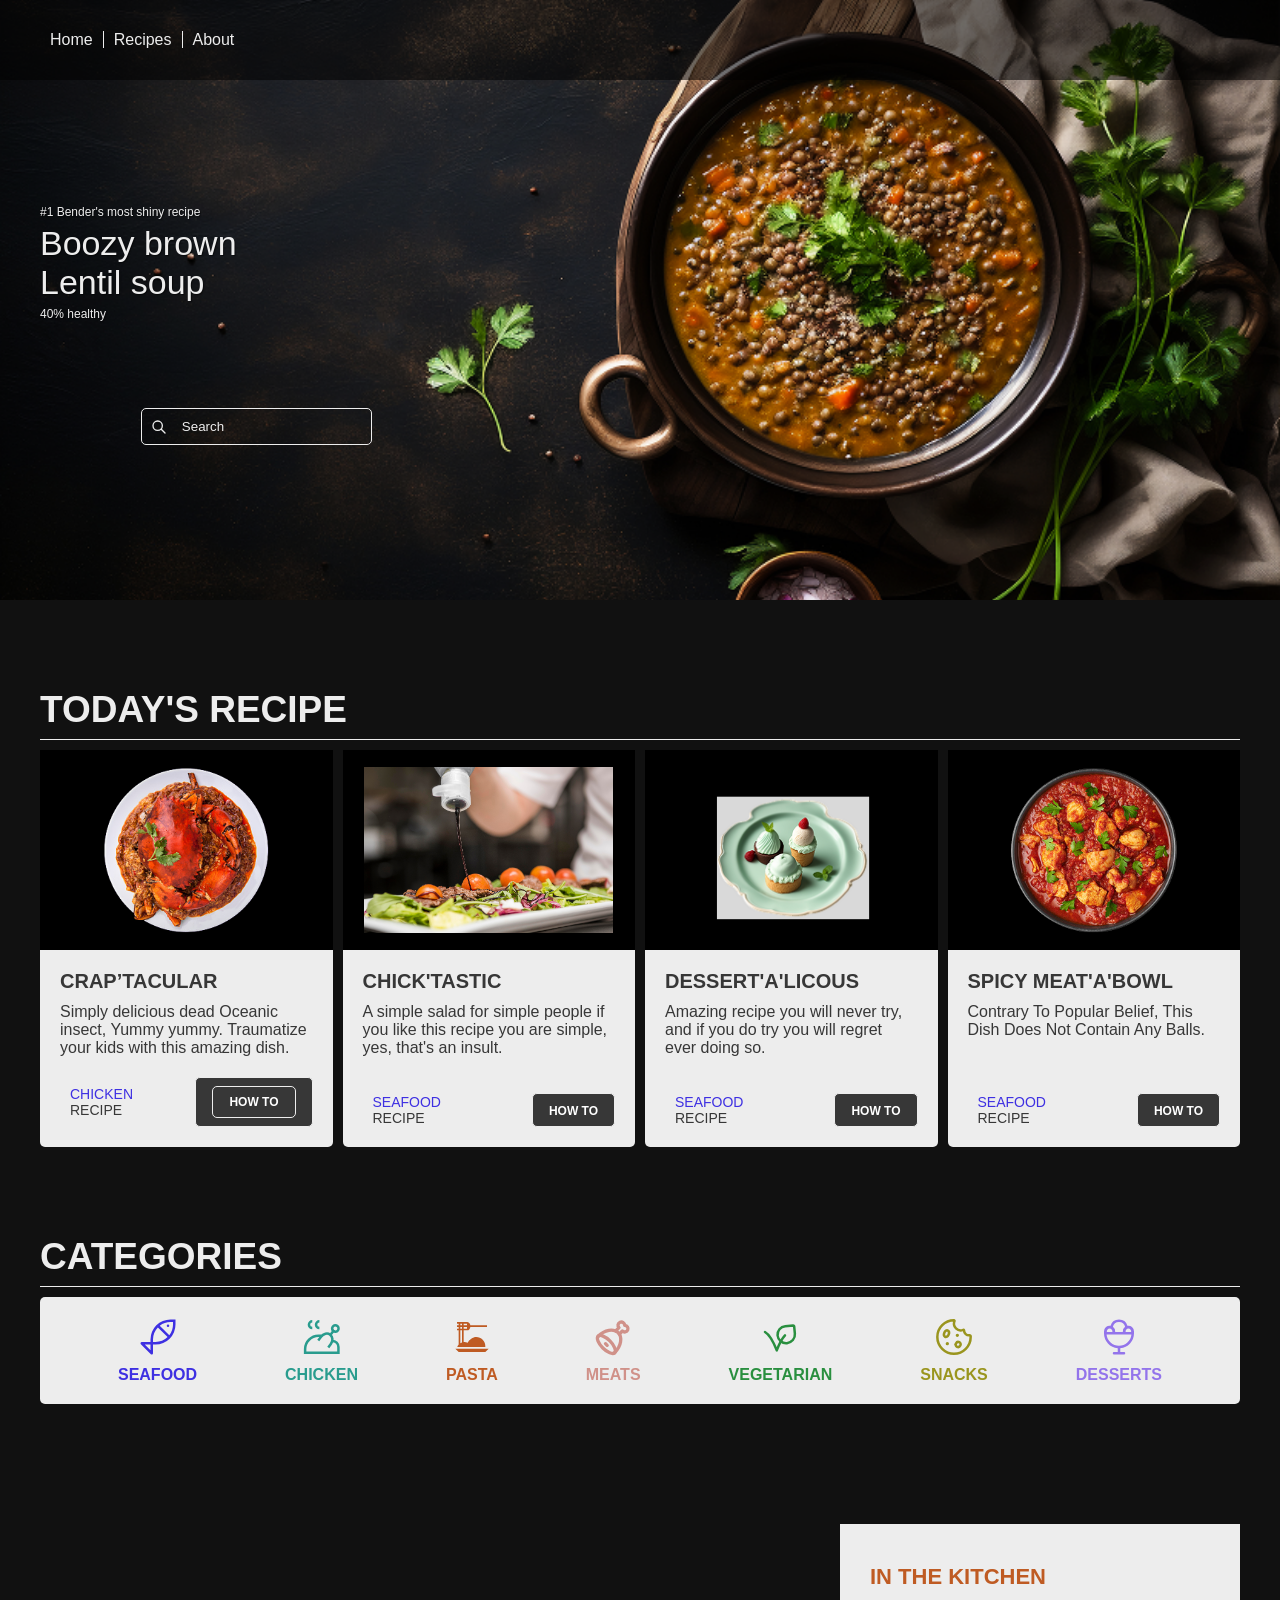
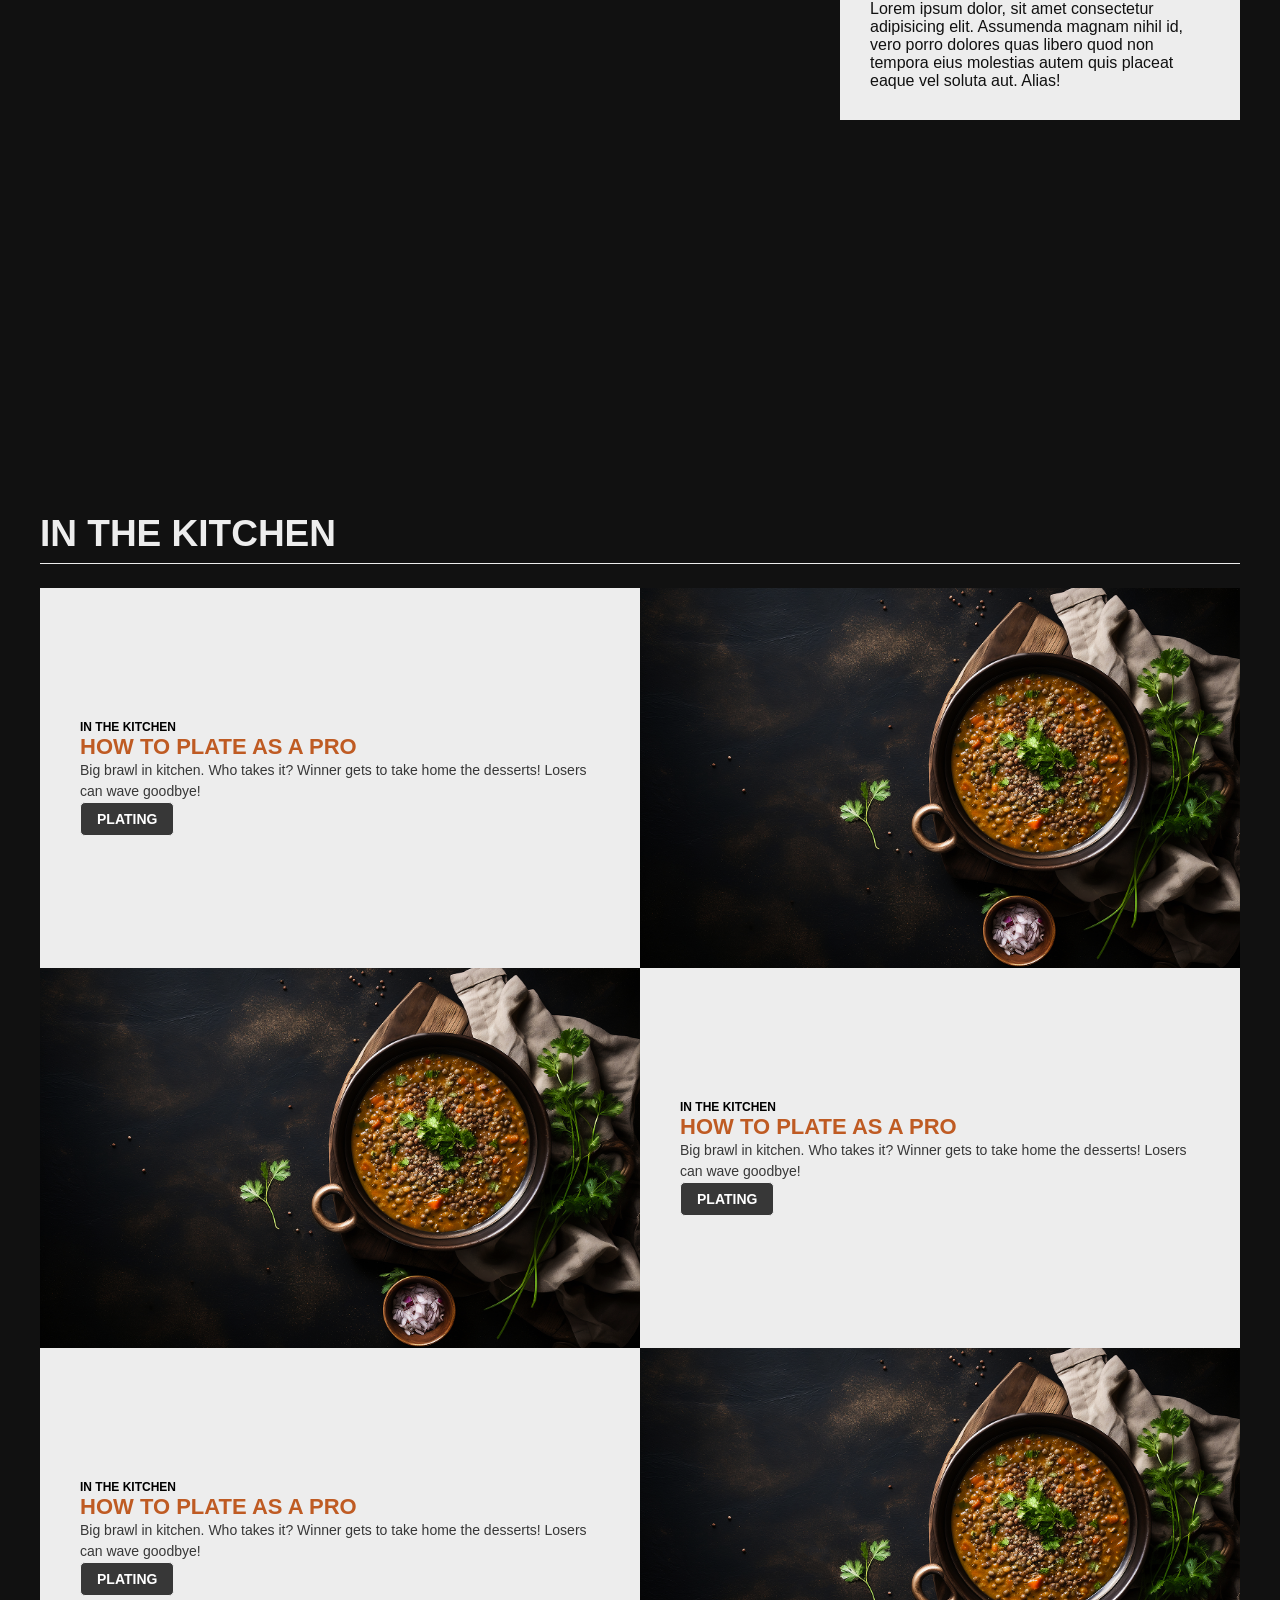
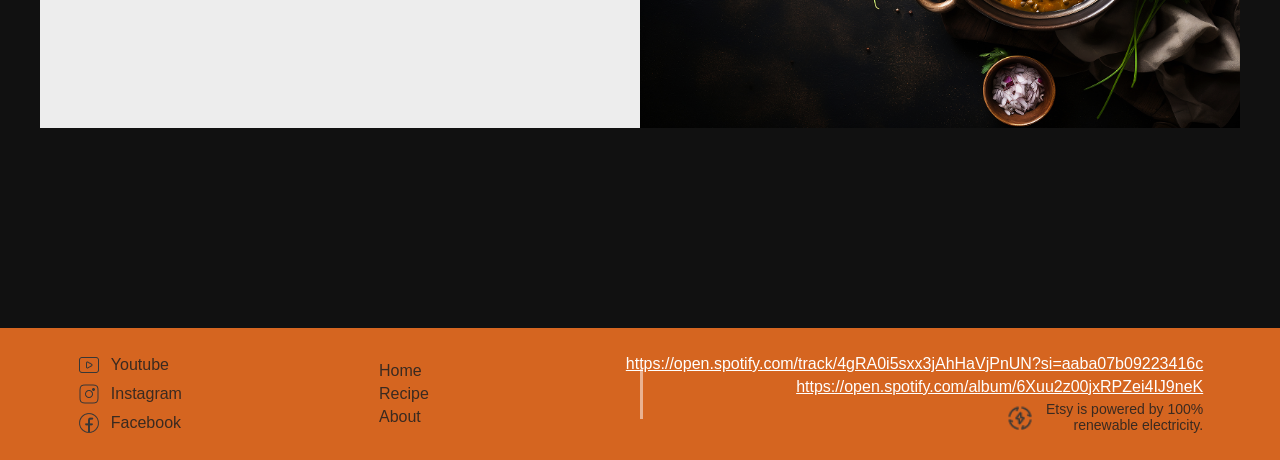
<file: docs/index.html>
<!DOCTYPE html>
<html lang="en">
<head>
    <meta charset="UTF-8">
    <meta http-equiv="refresh" content="0; url=recipe-detail.html">
    <title>Recipe Website</title>
</head>
<body>
    <a href="recipe-detail.html">Enter website</a>
</body>
</html>
</file>
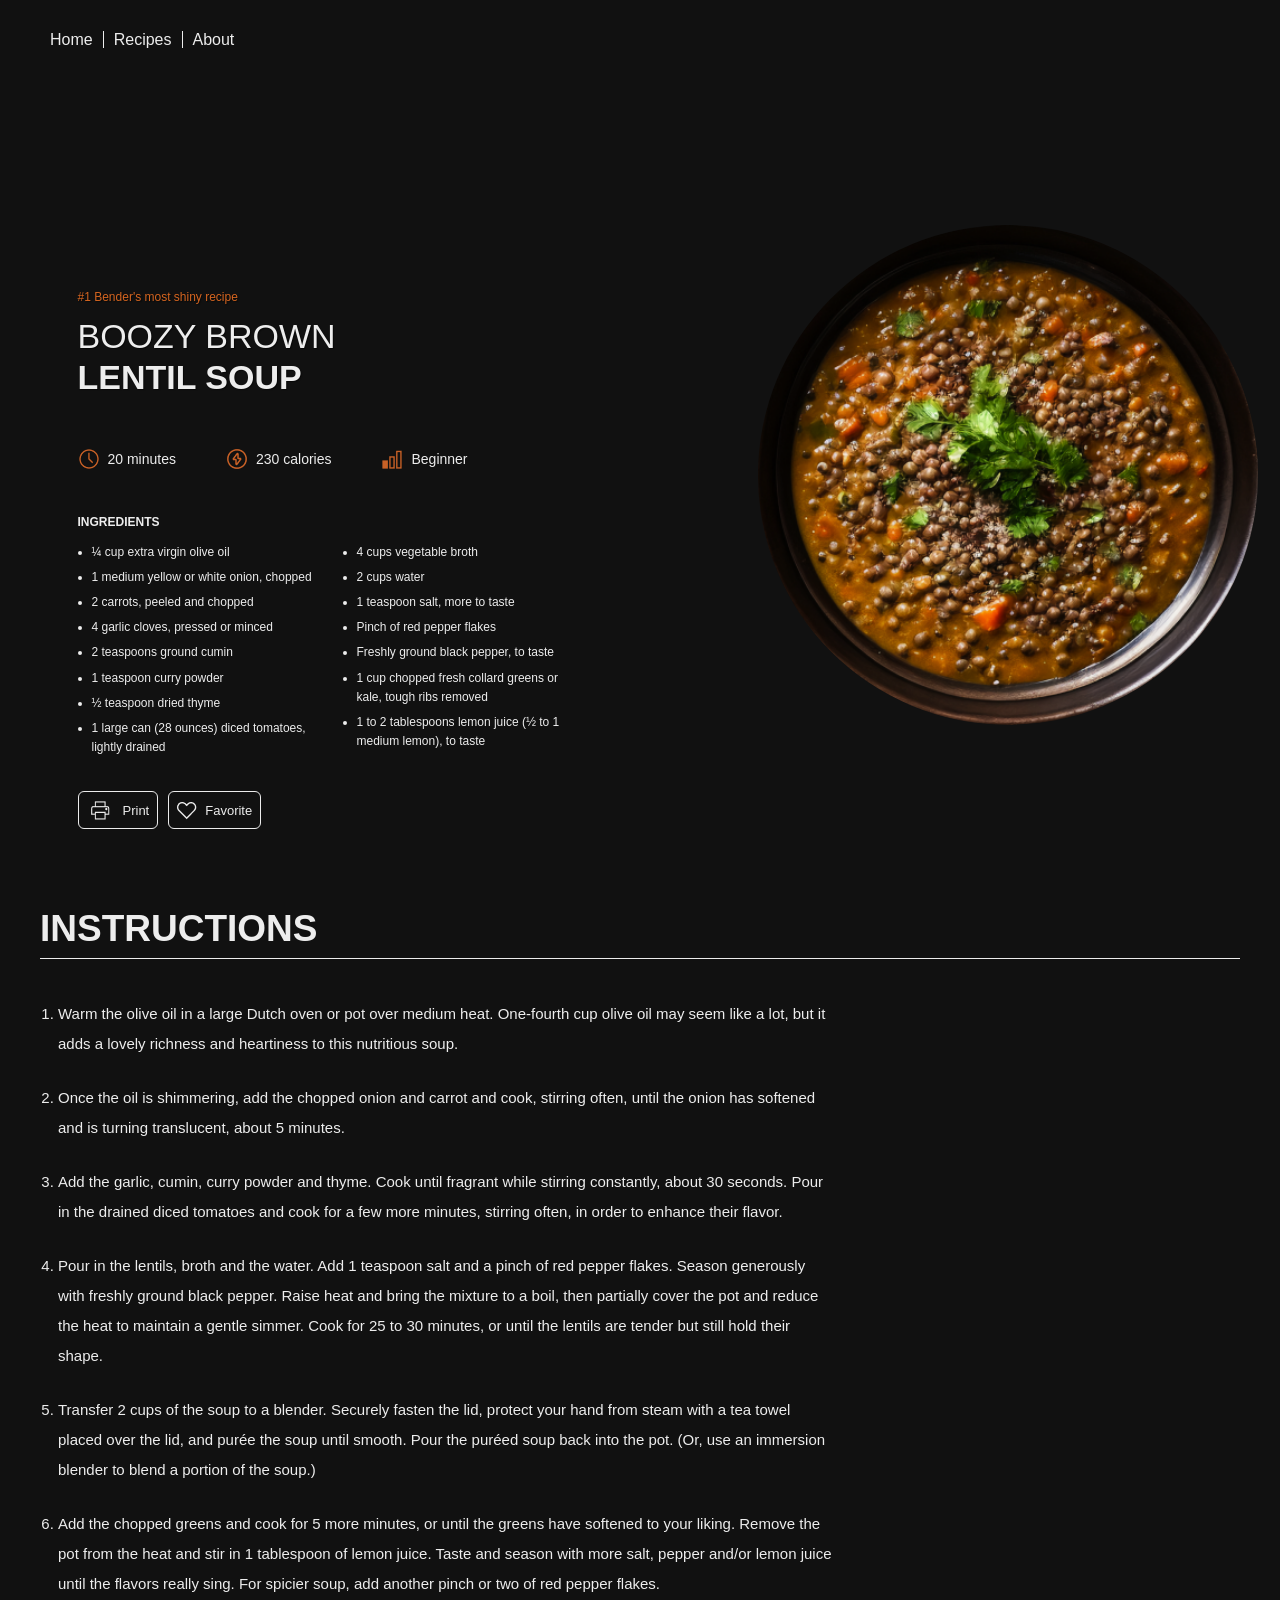
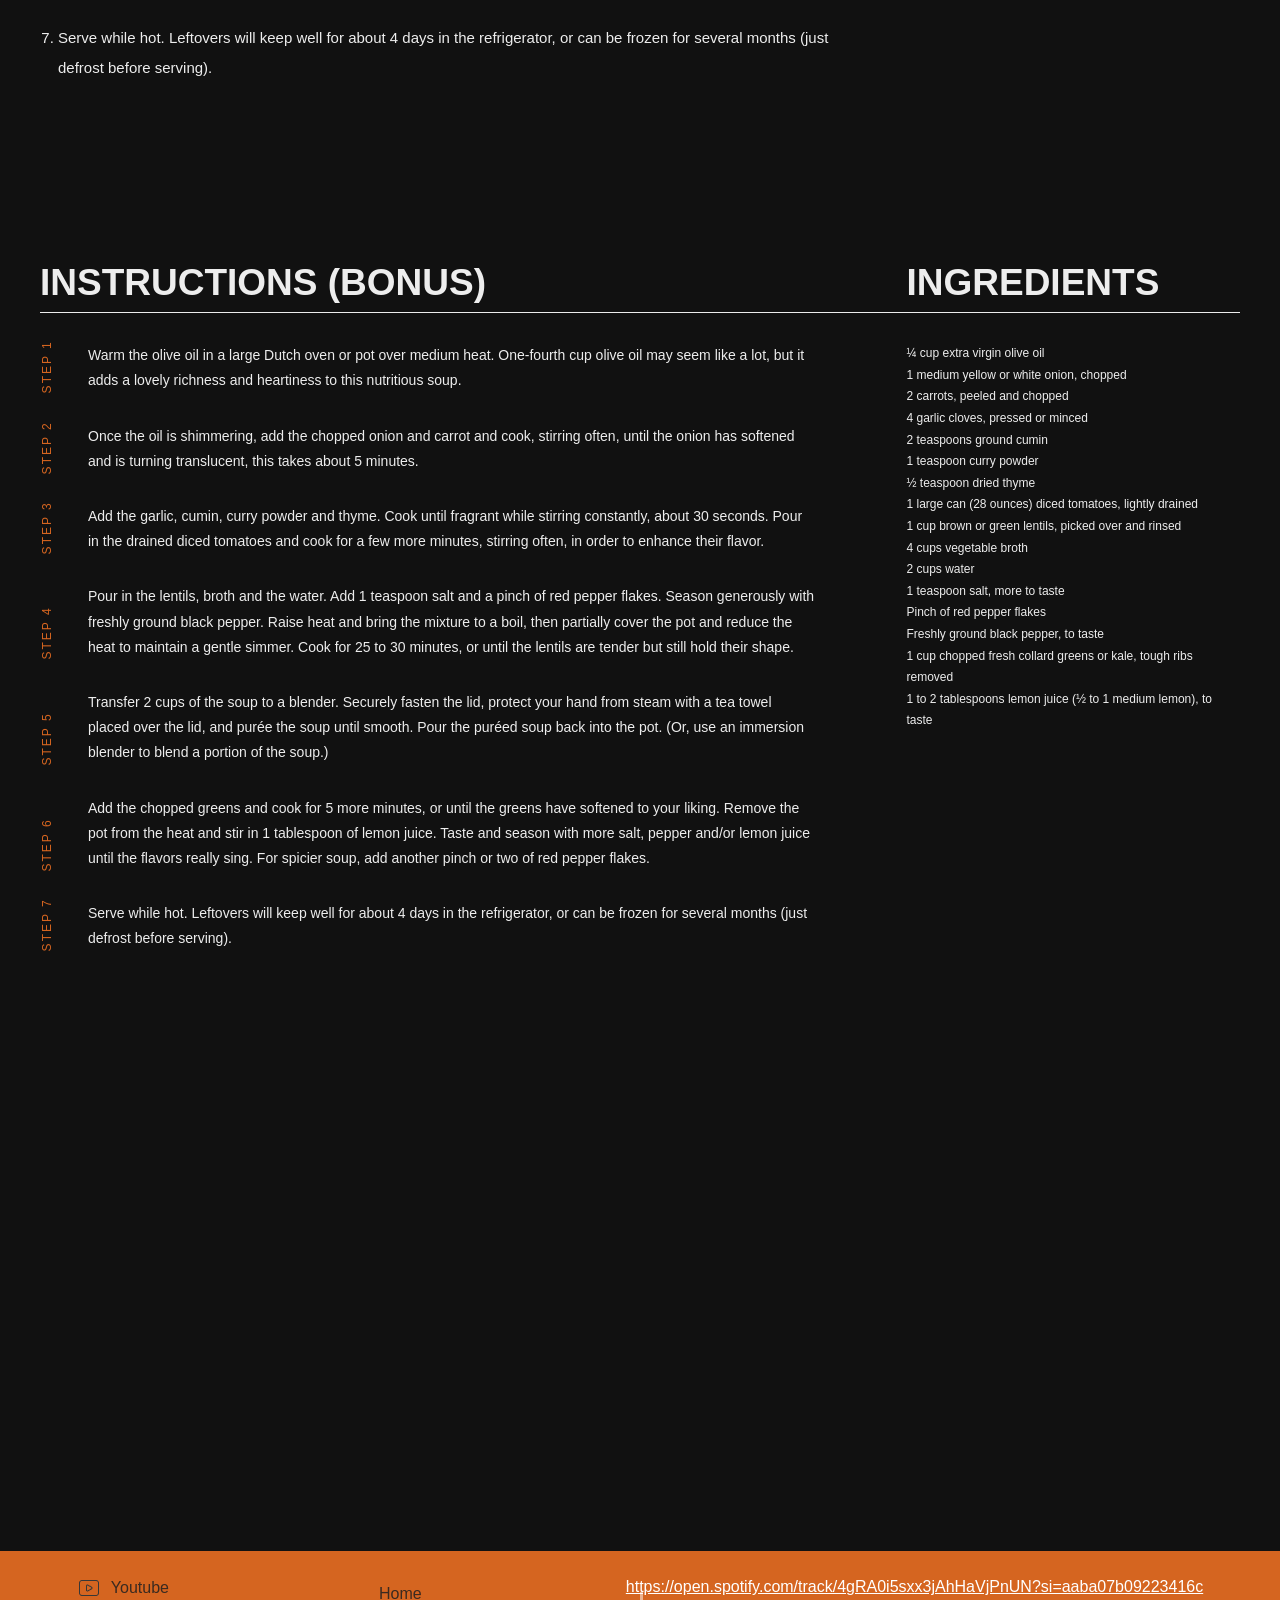
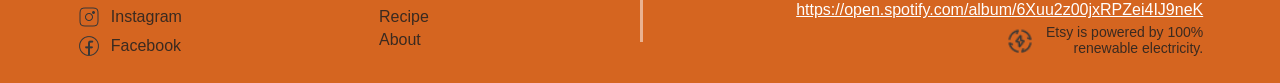
<file: docs/lentil soup.html>
<!DOCTYPE html>
<html lang="en">

<head>
    <meta charset="UTF-8">
    <meta name="viewport" content="width=device-width, initial-scale=1.0">
    <title>Document</title>
    <link rel="preconnect" href="https://fonts.googleapis.com">
    <link rel="preconnect" href="https://fonts.gstatic.com" crossorigin>
    <link href="https://fonts.googleapis.com/css2?family=Roboto:ital,wght@0,100..900;1,100..900&display=swap"
        rel="stylesheet">
    <link rel="stylesheet" href="style.css">
</head>

<body>
    <div class="container">

        <!-- navigation -->
        <nav class="navigation transparent-nav">
            <div class="menu-container">
                <ul>
                    <li><a href="recipe-detail.html">Home</a></li>
                    <li><a href="search.html">Recipes</a></li>
                    <li><a href="">About</a></li>
                </ul>
            </div>
        </nav>


        <!-- hero -->        
         <div class="recipe-banner">
            <div class="recipe-title">
                <h6>#1 Bender's most shiny recipe</h6>
                <h4>Boozy brown</h4>
                <h4 class="bold">Lentil soup</h4>

                <div class="recipe-meta">
                    <span><img src="carbon_time.png" alt=""  class="icon"> 20 minutes</span>
                    <span><img src="hugeicons_energy-ellipse.png" alt="" class="icon"> 230 calories</span>
                    <span><img src="carbon_skill-level-basic.png" alt="" class="icon"> Beginner</span>
                </div>

                <h3>Ingredients</h3>
                <div class="ingredients">
                    <ul>
                        <li>¼ cup extra virgin olive oil</li>
                        <li>1 medium yellow or white onion, chopped</li>
                        <li>2 carrots, peeled and chopped</li>
                        <li>4 garlic cloves, pressed or minced</li>
                        <li>2 teaspoons ground cumin</li>
                        <li>1 teaspoon curry powder</li>
                        <li>½ teaspoon dried thyme</li>
                        <li>1 large can (28 ounces) diced tomatoes, lightly drained</li>
                    </ul>
                    <ul>
                        <li>4 cups vegetable broth</li>
                        <li>2 cups water</li>
                        <li>1 teaspoon salt, more to taste</li>
                        <li>Pinch of red pepper flakes</li>
                        <li>Freshly ground black pepper, to taste</li>
                        <li>1 cup chopped fresh collard greens or kale, tough ribs removed</li>
                        <li>1 to 2 tablespoons lemon juice (½ to 1 medium lemon), to taste</li>
                    </ul>
                </div>

                <div class="recipe-buttons">
                    <button><img src="material-symbols-light_print-outline.png" alt="" class="button-icon">Print</button>
                    <button><img src="Frame 80.png" alt="" class="button-icon">Favorite</button>
                </div>
            </div>

            <img src="lentil soup.png" alt="lentil soup" class="recipe-image">
        </div>
        </div>

            <!-- content area (in the kitchen)-->
            <section class="categories">
                <div class="underlined_headline">Instructions</div>

                <ol class="instructions short">
                    <li>Warm the olive oil in a large Dutch oven or pot over medium heat. One-fourth cup olive oil may seem like a lot, but it adds a lovely richness and heartiness to this nutritious soup.</li>
                    <li>Once the oil is shimmering, add the chopped onion and carrot and cook, stirring often, until the onion has softened and is turning translucent, about 5 minutes.</li>
                    <li>Add the garlic, cumin, curry powder and thyme. Cook until fragrant while stirring constantly, about 30 seconds. Pour in the drained diced tomatoes and cook for a few more minutes, stirring often, in order to enhance their flavor.</li>
                    <li>Pour in the lentils, broth and the water. Add 1 teaspoon salt and a pinch of red pepper flakes. Season generously with freshly ground black pepper. Raise heat and bring the mixture to a boil, then partially cover the pot and reduce the heat to maintain a gentle simmer. Cook for 25 to 30 minutes, or until the lentils are tender but still hold their shape.</li>
                    <li>Transfer 2 cups of the soup to a blender. Securely fasten the lid, protect your hand from steam with a tea towel placed over the lid, and purée the soup until smooth. Pour the puréed soup back into the pot. (Or, use an immersion blender to blend a portion of the soup.)</li>
                    <li>Add the chopped greens and cook for 5 more minutes, or until the greens have softened to your liking. Remove the pot from the heat and stir in 1 tablespoon of lemon juice. Taste and season with more salt, pepper and/or lemon juice until the flavors really sing. For spicier soup, add another pinch or two of red pepper flakes.</li>
                    <li>Serve while hot. Leftovers will keep well for about 4 days in the refrigerator, or can be frozen for several months (just defrost before serving).</li>
                </ol>
                


                <div class="bonus-grid">
                    <div>
                        <div class="underlined_headline">Instructions (Bonus)</div>
                        <div class="step">
                            <span>Step 1</span>
                            <p class="instructions">Warm the olive oil in a large Dutch oven or pot over medium heat. One-fourth cup olive oil may seem like a lot, but it adds a lovely richness and heartiness to this nutritious soup.</p>
                        </div>
                        <div class="step">
                            <span>Step 2</span>
                            <p class="instructions">Once the oil is shimmering, add the chopped onion and carrot and cook, stirring often, until the onion has softened and is turning translucent, this takes about 5 minutes.</p>
                        </div>
                        <div class="step">
                            <span>Step 3</span>
                            <p class="instructions">Add the garlic, cumin, curry powder and thyme. Cook until fragrant while stirring constantly, about 30 seconds. Pour in the drained diced tomatoes and cook for a few more minutes, stirring often, in order to enhance their flavor.</p>
                        </div>
                        <div class="step">
                            <span>Step 4</span>
                            <p class="instructions">Pour in the lentils, broth and the water. Add 1 teaspoon salt and a pinch of red pepper flakes. Season generously with freshly ground black pepper. Raise heat and bring the mixture to a boil, then partially cover the pot and reduce the heat to maintain a gentle simmer. Cook for 25 to 30 minutes, or until the lentils are tender but still hold their shape.</p>
                        </div>
                        <div class="step">
                            <span>Step 5</span>
                            <p class="instructions">Transfer 2 cups of the soup to a blender. Securely fasten the lid, protect your hand from steam with a tea towel placed over the lid, and purée the soup until smooth. Pour the puréed soup back into the pot. (Or, use an immersion blender to blend a portion of the soup.)</p>
                        </div>
                        <div class="step">
                            <span>Step 6</span>
                            <p class="instructions">Add the chopped greens and cook for 5 more minutes, or until the greens have softened to your liking. Remove the pot from the heat and stir in 1 tablespoon of lemon juice. Taste and season with more salt, pepper and/or lemon juice until the flavors really sing. For spicier soup, add another pinch or two of red pepper flakes.</p>
                        </div>
                        <div class="step">
                            <span>Step 7</span>
                            <p class="instructions">Serve while hot. Leftovers will keep well for about 4 days in the refrigerator, or can be frozen for several months (just defrost before serving).</p>
                        </div>
                    </div>

                    <div class="bonus-right">
                        <div class="underlined_headline">Ingredients</div>
                        <ul class="">
                            <li>¼ cup extra virgin olive oil</li>
                            <li>1 medium yellow or white onion, chopped</li>
                            <li>2 carrots, peeled and chopped</li>
                            <li>4 garlic cloves, pressed or minced</li>
                            <li>2 teaspoons ground cumin</li>
                            <li>1 teaspoon curry powder</li>
                            <li>½ teaspoon dried thyme</li>
                            <li>1 large can (28 ounces) diced tomatoes, lightly drained</li>
                            <li>1 cup brown or green lentils, picked over and rinsed</li>
                            <li>4 cups vegetable broth</li>
                            <li>2 cups water</li>
                            <li>1 teaspoon salt, more to taste</li>
                            <li>Pinch of red pepper flakes</li>
                            <li>Freshly ground black pepper, to taste</li>
                            <li>1 cup chopped fresh collard greens or kale, tough ribs removed</li>
                            <li>1 to 2 tablespoons lemon juice (½ to 1 medium lemon), to taste</li>
                        </ul>
                    </div>

                
            </section>






            </section>


            <!-- footer -->
            <footer class="footer">
                <div>
                    <a href="#">
                        <img src="uit_youtube.png" alt="YouTube" class="footer-icon">
                        Youtube
                    </a> <!-- Footer link stuff -->
                    <a href="#">
                        <img src="lets-icons_insta-light.png" alt="Instagram" class="footer-icon">
                        Instagram
                    </a>
                    <a href="#">
                        <img src="circum_facebook.png" alt="Facebook" class="footer-icon">
                        Facebook
                    </a>
                </div>

                <div>
                    <a href="#">Home</a>
                    <a href="#">Recipe</a>
                    <a href="#">About</a>
                </div>

                <div class="footer-divider"></div>
                
                <div class="footer_links">
                    <a class="spotify" href="https://open.spotify.com/track/4gRA0i5sxx3jAhHaVjPnUN?si=aaba07b09223416c" target="_blank">https://open.spotify.com/track/4gRA0i5sxx3jAhHaVjPnUN?si=aaba07b09223416c</a>
                    <a class="spotify" href="https://open.spotify.com/album/6Xuu2z00jxRPZei4IJ9neK" target="_blank">https://open.spotify.com/album/6Xuu2z00jxRPZei4IJ9neK</a>
                    <div class="renewable">
                        <img src="hugeicons_renewable-energy.png" alt="Renewable Energy">
                        <span>Etsy is powered by 100% <br>renewable electricity.</span>
                    </div>
                </div>

            </footer>

        </div>

</body>

</html>
</file>
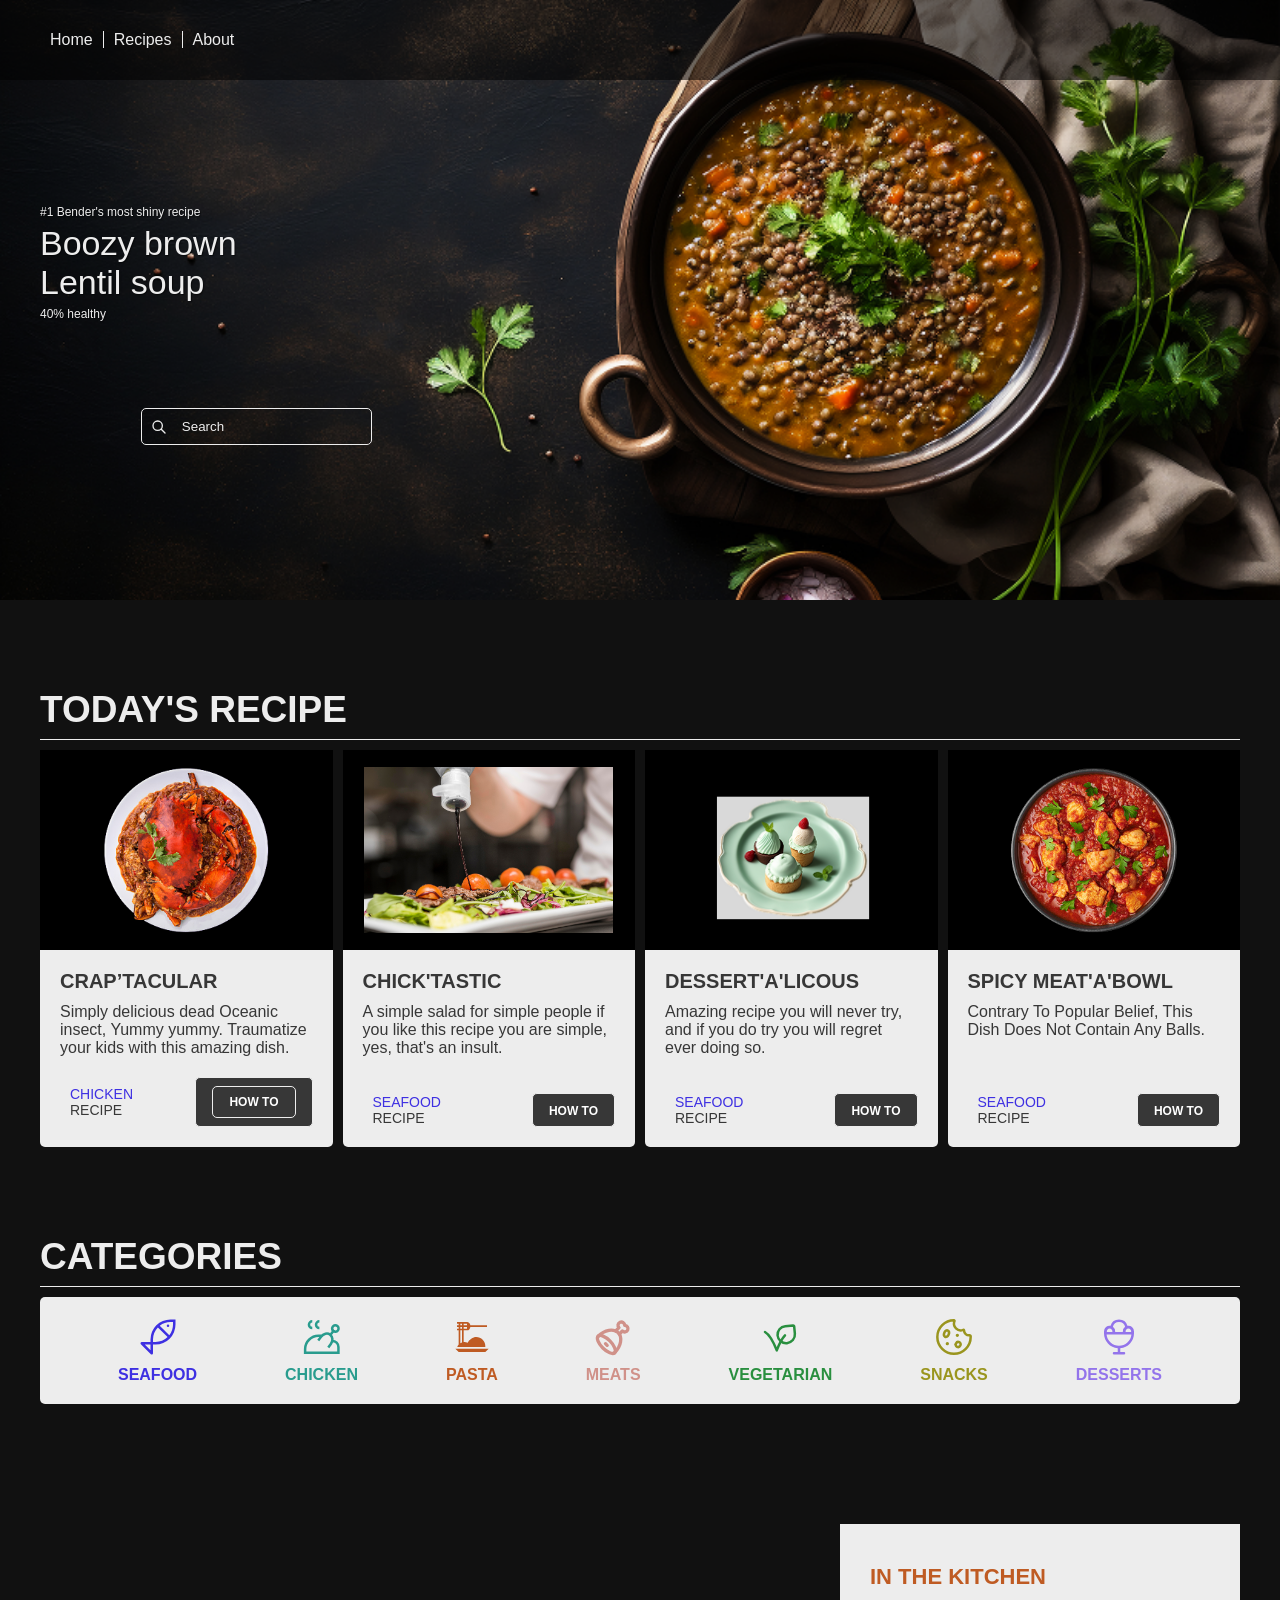
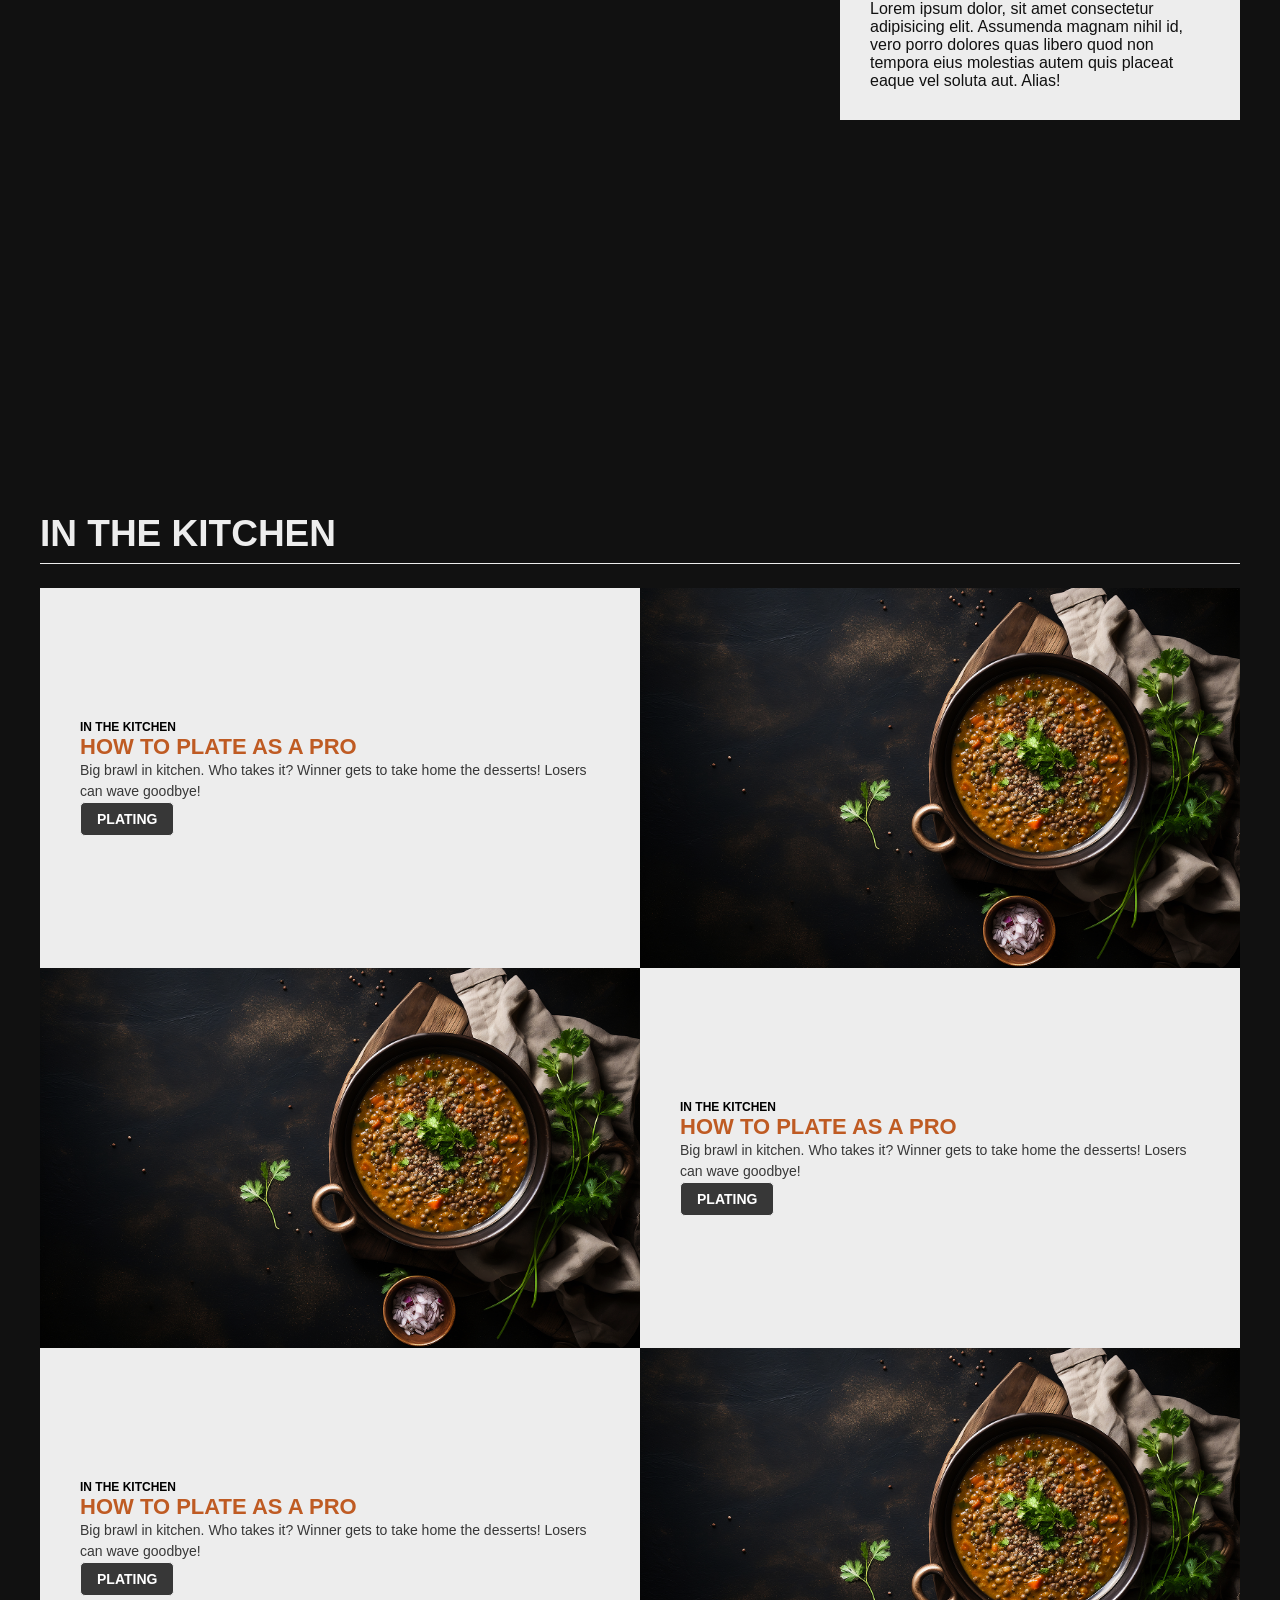
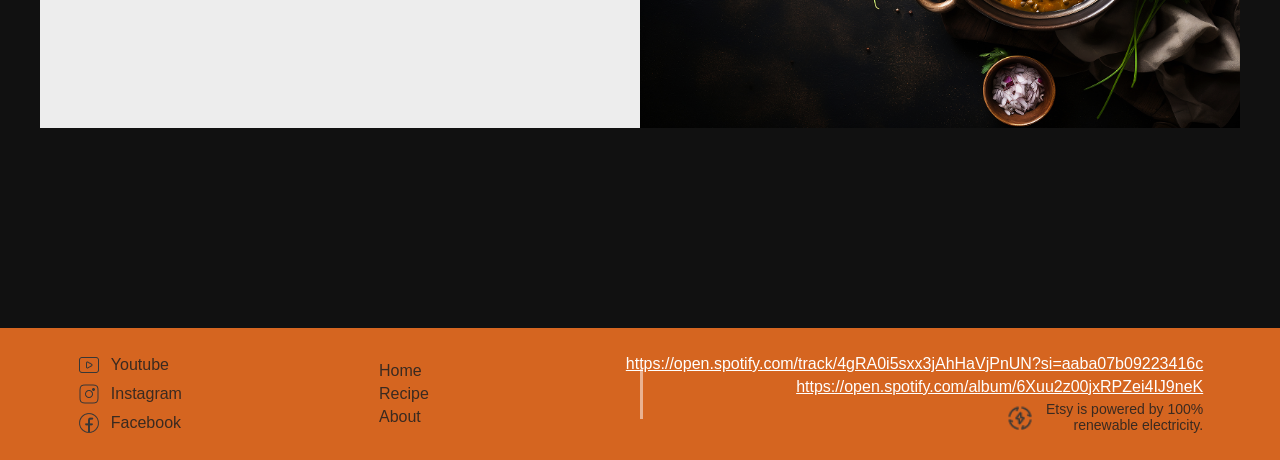
<file: docs/recipe-detail.html>
<!DOCTYPE html>
<html lang="en">

<head>
    <meta charset="UTF-8">
    <meta name="viewport" content="width=device-width, initial-scale=1.0">
    <title>Document</title>
    <link rel="preconnect" href="https://fonts.googleapis.com">
    <link rel="preconnect" href="https://fonts.gstatic.com" crossorigin>
    <link href="https://fonts.googleapis.com/css2?family=Roboto:ital,wght@0,100..900;1,100..900&display=swap"
        rel="stylesheet">
    <link rel="stylesheet" href="style.css">
</head>

<body>
    <div class="container">

        <!-- navigation -->
        <nav class="navigation">
            <div class="menu-container">
                <ul>
                    <li><a href="recipe-detail.html">Home</a></li>
                    <li><a href="search.html">Recipes</a></li>
                    <li><a href="">About</a></li>
                </ul>
            </div>
        </nav>


        <!-- hero -->
        <div class="hero">
            <div class="hero-container">


                <div class="hero-text">
                    <h6>#1 Bender's most shiny recipe</h6>

                    <a href="lentil soup.html" class="hero-title-link">
                        <h4>Boozy brown</h4>
                        <h4>Lentil soup</h4>
                    </a>

                    <h6>40% healthy</h6>
                </div>


                <div class="hero-search">
                    <div class="search-box">
                        <span class="search-icon">
                            <svg xmlns="http://www.w3.org/2000/svg" width="1em" height="1em" viewBox="0 0 24 24">
                                <path d="M0 0h24v24H0z" fill="none" />
                                <path fill="none" stroke="currentColor" stroke-linecap="round" stroke-linejoin="round"
                                    stroke-width="2" d="m15 15l6 6m-11-4a7 7 0 1 1 0-14a7 7 0 0 1 0 14" />
                            </svg>

                        </span>
                        <input type="text" placeholder="Search" class="search-input">
                    </div>

                </div>





            </div>
        </div>



            <!-- todays recipe-->
            <section class="todays_recipes">
                <div class="todays_recipes_headline">Today's Recipe</div>
                <div class="todays_recipes_content">

                    <!--card-block start (copy me)-->
                    <div class="todays_recipes_content_block">
                        <div class="todays_recipes_content_block_image">
                            <img src="crabthingew.png" alt="">
                        </div>
                        <div class="todays_recipes_content_block_text">
                            <div class="todays_recipes_content_block_text_top">
                                <h5>Crap’tacular</h5>
                                <p>Simply delicious dead Oceanic insect, Yummy yummy. Traumatize your kids with this amazing dish.</p>
                            </div>
                            <div class="todays_recipes_content_block_text_bottom">
                                <div data-category="seafood" class="todays_recipes_content_block_bottom_area">
                                    <div class="todays_recipes_content_bottom_area_left">
                                        <p data-category="seafood" id="category-chicken">Chicken</p>
                                        <p>Recipe</p>
                                    </div>
                                    <div class="todays_recipes_content_bottom_area_right">
                                        <div class="todays_recipes_content_bottom_area_right_button">
                                            <button>
                                                <a href="crap' talucar.html" class="blackbtn">How to</a>
                                            </button>
                                        </div>
                                    </div>
                                </div>
                            </div>
                        </div>
                    </div>
                    <!--card-block stop (copy me too)-->

                        <!--card-block start (copy me)-->
                    <div class="todays_recipes_content_block">
                        <div class="todays_recipes_content_block_image">
                            <img src="chef-squeezing-sauce-salad.png" alt="">
                        </div>
                        <div class="todays_recipes_content_block_text">
                            <div class="todays_recipes_content_block_text_top">
                                <h5>Chick'tastic</h5>
                                <p>A simple salad for simple people if you like this recipe you are simple, yes, that's an insult.</p>
                            </div>
                            <div class="todays_recipes_content_block_text_bottom">
                                <div data-category="seafood" class="todays_recipes_content_block_bottom_area">
                                    <div class="todays_recipes_content_bottom_area_left">
                                        <p data-category="seafood" id="category-color">Seafood</p>
                                        <p>Recipe</p>
                                    </div>
                                    <div class="todays_recipes_content_bottom_area_right">
                                        <div class="todays_recipes_content_bottom_area_right_button">
                                            <button>
                                                <a href="#">How to</a>
                                            </button>
                                        </div>
                                    </div>
                                </div>
                            </div>
                        </div>
                    </div>
                    <!--card-block stop (copy me too)-->

                        <!--card-block start (copy me)-->
                    <div class="todays_recipes_content_block">
                        <div class="todays_recipes_content_block_image">
                            <img src="dessertcakes.png" alt="">
                        </div>
                        <div class="todays_recipes_content_block_text">
                            <div class="todays_recipes_content_block_text_top">
                                <h5>Dessert'a'licous </h5>
                                <p>Amazing recipe you will never try, and if you do try you will regret ever doing so.</p>
                            </div>
                            <div class="todays_recipes_content_block_text_bottom">
                                <div data-category="seafood" class="todays_recipes_content_block_bottom_area">
                                    <div class="todays_recipes_content_bottom_area_left">
                                        <p data-category="seafood" id="category-color">Seafood</p>
                                        <p>Recipe</p>
                                    </div>
                                    <div class="todays_recipes_content_bottom_area_right">
                                        <div class="todays_recipes_content_bottom_area_right_button">
                                            <button>
                                                <a href="#">How to</a>
                                            </button>
                                        </div>
                                    </div>
                                </div>
                            </div>
                        </div>
                    </div>
                    <!--card-block stop (copy me too)-->

                        <!--card-block start (copy me)-->
                    <div class="todays_recipes_content_block">
                        <div class="todays_recipes_content_block_image">
                            <img src="meatballs.png" alt="">
                        </div>
                        <div class="todays_recipes_content_block_text">
                            <div class="todays_recipes_content_block_text_top">
                                <h5>spicy meat'a'bowl</h5>
                                <p>Contrary To Popular Belief, This Dish Does Not Contain Any Balls.</p>
                            </div>
                            <div class="todays_recipes_content_block_text_bottom">
                                <div data-category="seafood" class="todays_recipes_content_block_bottom_area">
                                    <div class="todays_recipes_content_bottom_area_left">
                                        <p data-category="seafood" id="category-color">Seafood</p>
                                        <p>Recipe</p>
                                    </div>
                                    <div class="todays_recipes_content_bottom_area_right">
                                        <div class="todays_recipes_content_bottom_area_right_button">
                                            <button>
                                                <a href="#">How to</a>
                                            </button>
                                        </div>
                                    </div>
                                </div>
                            </div>
                        </div>
                    </div>
                    <!--card-block stop (copy me too)-->

                   


                </div>


            </section>


            <!-- categories-->
            <section class="categories">
                <div class="todays_recipes_headline">Categories</div>

                <div class="categories_content">
                    <div class="categories_content_block">
                        <span data-category="seafood" class="iconify">
                            <svg xmlns="http://www.w3.org/2000/svg" width="1em" height="1em" viewBox="0 0 32 32">
                                <path d="M0 0h32v32H0z" fill="none" />
                                <circle cx="24" cy="7" r="1" fill="currentColor" />
                                <path fill="currentColor" d="M26 2a16.02 16.02 0 0 0-16 16v2H3a1 1 0 0 0-.707 1.707l8 8A1 1 0 0 0 12 29v-7h2A16.02 16.02 0 0 0 30 6V2ZM10 26.586L5.414 22H10ZM12 20v-2a13.94 13.94 0 0 1 3.908-9.678l7.77 7.77A13.94 13.94 0 0 1 14 20ZM28 6a13.9 13.9 0 0 1-2.98 8.606L17.395 6.98A13.9 13.9 0 0 1 26 4h2Z" />
                                </svg>
                        </span>
                        <p data-category="seafood">Seafood</p>
                    </div>



                  <div class="categories_content_block">
                        <span data-category="chicken" class="iconify">
                         <svg xmlns="http://www.w3.org/2000/svg" width="1em" height="1em" viewBox="0 0 24 24">
                                <path d="M0 0h24v24H0z" fill="none" />
                            <g fill="none" stroke="currentColor" stroke-width="1.5">
                                <path stroke-linecap="square" d="M18.123 7.08a1.911 1.911 0 1 0 3.8-.408a1.911 1.911 0 1 0-3.8.408" />
                                <path d="M18.154 14.337a3.707 3.707 0 0 1 3.707 3.707v3.347H1.873v-2.087a8 8 0 0 1 8-8h1.957" />
                                <path stroke-linecap="square" d="m10.198 13.496l1.235-1.615c1.392-1.902 3.833-2.482 5.454-1.296c1.62 1.185 1.806 3.688.415 5.59l-1.097 1.558m2.643-9.378l-1.756 2.298" />
                                <path d="M6.161 6.608a2 2 0 1 1 0-4m4.264 4a2 2 0 0 1 0-4" />
                            </g>
                         </svg>
                        </span>
                        <p data-category="chicken">Chicken</p>
                    </div>



                     <div class="categories_content_block">
                        <span data-category="pasta" class="iconify">
                           <svg xmlns="http://www.w3.org/2000/svg" width="1em" height="1em" viewBox="0 0 24 24">
                                <path d="M0 0h24v24H0z" fill="none" />
                                <path fill="currentColor" d="M4 16.5V8H3V7h1V6H3V5h1V4H3V3h6c.5.03.95.24 1.34.63s.61.87.66 1.37h10v1H11c-.05.53-.27 1-.66 1.43S9.5 8.05 9 8H7v7.05c.05 0 .13-.01.24-.05s.2 0 .26 0q.84 0 1.92.42c.41-.92 1.11-1.74 2.11-2.42s2-1 3-1c1.53 0 2.83.53 3.89 1.59S20 15.95 20 17.5v.27c0 .13-.03.2-.03.23H3.14c.13-.5.41-1 .86-1.5m2-1.27V8H5v7.7c.5-.25.81-.4 1-.47M9 7V6H7v1zm0-3H7v1h2zM5 4v1h1V4zm0 2v1h1V6zM2 19h20l-2 2H4z" />
                           </svg>
                        </span>
                        <p data-category="pasta">Pasta</p>
                    </div>



                     <div class="categories_content_block">
                        <span data-category="meats" class="iconify">
                           <svg xmlns="http://www.w3.org/2000/svg" width="1em" height="1em" viewBox="0 0 24 24">
                                <path d="M0 0h24v24H0z" fill="none" />
                                <g fill="none" stroke="currentColor" stroke-linecap="round" stroke-linejoin="round" stroke-width="2">
                                    <path d="m13.62 8.382l1.966-1.967A2 2 0 1 1 19 5a2 2 0 1 1-1.413 3.414l-1.82 1.821m-9.863 8.361c2.733 2.734 5.9 4 7.07 2.829c1.172-1.172-.094-4.338-2.828-7.071c-2.733-2.734-5.9-4-7.07-2.829c-1.172 1.172.094 4.338 2.828 7.071M7.5 16l1 1" />
                                    <path d="M12.975 21.425c3.905-3.906 4.855-9.288 2.121-12.021c-2.733-2.734-8.115-1.784-12.02 2.121" />
                                </g>
                            </svg>
                        </span>
                        <p data-category="meats">Meats</p>
                    </div>


                     <div class="categories_content_block">
                        <span data-category="vegetarian" class="iconify">
                           <svg xmlns="http://www.w3.org/2000/svg" width="1em" height="1em" viewBox="0 0 24 24">
                                <path d="M0 0h24v24H0z" fill="none" />
                                <g fill="none" stroke="currentColor" stroke-linecap="round" stroke-linejoin="round" stroke-width="1.5">
                                    <path d="M15 11.063C12.53 13.65 10.059 20 10.059 20S6.529 11.063 3 9" />
                                    <path d="m20.496 5.577l.426 4.424c.276 2.87-1.875 5.425-4.745 5.702c-2.816.27-5.367-1.788-5.638-4.604a5.12 5.12 0 0 1 4.608-5.59l4.716-.454a.58.58 0 0 1 .633.522" />
                                </g>
                            </svg>
                        </span>
                        <p data-category="vegetarian">Vegetarian</p>
                    </div>


                     <div class="categories_content_block">
                        <span data-category="snacks" class="iconify">
                            <svg xmlns="http://www.w3.org/2000/svg" width="1em" height="1em" viewBox="0 0 24 24">
                                <path d="M0 0h24v24H0z" fill="none" />
                                <g fill="none" stroke="currentColor" stroke-width="1.5">
                                    <path d="M6.249 9.303c-.457 1.035-.267 2.186.424 2.571c.69.385 1.621-.142 2.078-1.177s.267-2.186-.424-2.571c-.69-.385-1.621.142-2.078 1.177Zm6.928 6.569c-.39.752-.113 1.643.617 1.99c.731.347 1.64.018 2.03-.734s.112-1.643-.618-1.99c-.731-.347-1.64-.018-2.03.734Z" />
                                    <path stroke-linejoin="round" d="M12 22C6.477 22 2 17.523 2 12S6.477 2 12 2c.242 0 .387.264.296.487a4 4 0 0 0 5.25 5.203c.203-.085.454.09.454.31a3 3 0 0 0 3.337 2.981c.314-.035.632.165.649.482Q22 11.73 22 12c0 5.523-4.477 10-10 10Z" />
                                    <path stroke-linecap="round" stroke-linejoin="round" d="M14.125 11H14m.25 0a.25.25 0 1 1-.5 0a.25.25 0 0 1 .5 0m-6.125 5H8m.25 0a.25.25 0 1 1-.5 0a.25.25 0 0 1 .5 0" />
                                </g>
                            </svg>
                        </span>
                        <p data-category="snacks">Snacks</p>
                    </div>


                     <div class="categories_content_block">
                        <span data-category="desserts" class="iconify">
                           <svg xmlns="http://www.w3.org/2000/svg" width="1em" height="1em" viewBox="0 0 1024 1024">
                                <path d="M0 0h1024v1024H0z" fill="none" />
                                <path fill="currentColor" d="M128 416v-48a144 144 0 0 1 168.6-141.9a224.1 224.1 0 0 1 430.8 0A144 144 0 0 1 896 368v48a384 384 0 0 1-352 382.7V896h-64v-97.3A384 384 0 0 1 128 416m287.1-32h193.8a144 144 0 0 1 58.9-132.8a160 160 0 0 0-311.6 0A144 144 0 0 1 415.1 384m-72.9 0a72 72 0 1 0-140.5 0zm339.6 0h140.4a72 72 0 1 0-140.5 0zM512 736a320 320 0 0 0 318.4-288H193.6A320 320 0 0 0 512 736M384 896h256a32 32 0 1 1 0 64H384a32 32 0 1 1 0-64" />
                            </svg>
                        </span>
                        <p data-category="desserts">Desserts</p>
                    </div>

                </div>

            </section>


            <!-- image section-->
            <section class="image_section">
                <div class="image_section_controller">
                    <div class="image_section_box">
                        <h4>In the kitchen</h4>
                        <p>Lorem ipsum dolor, sit amet consectetur adipisicing elit. Assumenda magnam nihil id, vero porro dolores quas libero quod non tempora eius molestias autem quis placeat eaque vel soluta aut. Alias!</p>
                    </div>
                </div>

            </section>





            <!-- content area (in the kitchen)-->
            <section class="categories">
                <div class="underlined_headline">In the kitchen</div>
                <!-- NEED TO GET RID OF SPACES BETWEEN ROWS AND MAKE THEM SQUARE AND EVEN-->
                <div class="itk-row">
                    <div class="itk-content-parent">
                        <span class="category">In the kitchen</span>
                        <h2>HOW TO PLATE AS A PRO</h2>
                        <p>Big brawl in kitchen. Who takes it? Winner gets to take home the desserts! Losers can wave goodbye!</p>
                        <a href="#" class="blackbtn">Plating</a>
                    </div>
                    <div>
                        <img src="top-view-lentils.png" alt="Plating">
                    </div>
                </div>
                <div class="itk-row">
                    <div>
                        <img src="top-view-lentils.png" alt="Plating">
                    </div>
                    <div class="itk-content-parent">
                        <span class="category">In the kitchen</span>
                        <h2>HOW TO PLATE AS A PRO</h2>
                        <p>Big brawl in kitchen. Who takes it? Winner gets to take home the desserts! Losers can wave goodbye!</p>
                        <a href="#" class="blackbtn">Plating</a>
                    </div>
                </div>
                <div class="itk-row">
                    <div class="itk-content-parent">
                        <span class="category">In the kitchen</span>
                        <h2>HOW TO PLATE AS A PRO</h2>
                        <p>Big brawl in kitchen. Who takes it? Winner gets to take home the desserts! Losers can wave goodbye!</p>
                        <a href="#" class="blackbtn">Plating</a>
                    </div>
                    <div>
                        <img src="top-view-lentils.png" alt="Plating">
                    </div>
                </div>
                
                

                


                </div>

            </section>





            </section>


            <!-- footer -->
            <footer class="footer">
                <div>
                    <a href="#">
                        <img src="uit_youtube.png" alt="YouTube" class="footer-icon">
                        Youtube
                    </a> <!-- Footer link stuff -->
                    <a href="#">
                        <img src="lets-icons_insta-light.png" alt="Instagram" class="footer-icon">
                        Instagram
                    </a>
                    <a href="#">
                        <img src="circum_facebook.png" alt="Facebook" class="footer-icon">
                        Facebook
                    </a>
                </div>

                <div>
                    <a href="#">Home</a>
                    <a href="#">Recipe</a>
                    <a href="#">About</a>
                </div>

                <div class="footer-divider"></div>
                
                <div class="footer_links">
                    <a class="spotify" href="https://open.spotify.com/track/4gRA0i5sxx3jAhHaVjPnUN?si=aaba07b09223416c" target="_blank">https://open.spotify.com/track/4gRA0i5sxx3jAhHaVjPnUN?si=aaba07b09223416c</a>
                    <a class="spotify" href="https://open.spotify.com/album/6Xuu2z00jxRPZei4IJ9neK" target="_blank">https://open.spotify.com/album/6Xuu2z00jxRPZei4IJ9neK</a>
                    <div class="renewable">
                        <img src="hugeicons_renewable-energy.png" alt="Renewable Energy">
                        <span>Etsy is powered by 100% <br>renewable electricity.</span>
                    </div>
                </div>

            </footer>

        </div>

</body>

</html>
</file>
<file: docs/style.css>
:root{
/*dimensions*/
    --width-full: 100%;
    --width-12col: 1200px;
/* grid settings*/
    --grid-gap:10px;
    --padding-default: 20px;
/* colors */
    --background-color-navigation: #00000088;
    --background-color-light: #ededed;
    --background-color-dark-bg: #111111;
    --primary-color: #bf5b23;
    --color-light: #ededed;
    --color-dark: #373737;
    --color-white:#ffffff;
/* color swatch for categories */
    --category-seafood: #3e30e2;
    --category-chicken: #299c8e;
    --category-meats: #d09189;
    --category-veg: #298f3f;
    --category-dessert: #9374eb;
    --category-snacks: #9a951e;
    --category-pasta: #bf5b23;
}

/*reset css */
*{
    padding: 0;
    margin: 0;
    box-sizing: border-box;
}
/*Data categories setup*/
/*color names and icons trustttt*/
/*seafood*/

div[data-category="seafood"]{

    border-left: 1px solid var (--category-seafood);

}

span[data-category="seafood"]{

    color: var(--category-seafood);

}

p[data-category="seafood"]{
    color: var(--category-seafood);
}

/*chicken*/

div[data-category="chicken"]{
    border-left: 1px solid var(--category-chicken);
}

span[data-category="chicken"]{
    color: var(--category-chicken);
}

p[data-category="chicken"]{
    color: var(--category-chicken);
}

/*pasta*/
div[data-category="pasta"]{
    border-left: 1px solid var(--category-pasta);
}

span[data-category="pasta"]{
    color: var(--category-pasta);
}

p[data-category="pasta"]{
    color: var(--category-pasta);
}

/*meat*/
div[data-category="meats"]{
    border-left: 1px solid var(--category-meats);
}

span[data-category="meats"]{
    color: var(--category-meats);
}

p[data-category="meats"]{
    color: var(--category-meats);
}

/*vegetarian*/
div[data-category="vegetarian"]{
    border-left: 1px solid var var(--category-veg);
}

span[data-category="vegetarian"]{
    color: var(--category-veg);
}

p[data-category="vegetarian"]{
    color: var(--category-veg);
}

/*snacks*/
div[data-category="snacks"]{
    border-left: 1px solid var(--category-snacks);
}

span[data-category="snacks"]{
    color: var(--category-snacks);
}

p[data-category="snacks"]{
    color: var(--category-snacks);
}

/*desserts*/
div[data-category="desserts"]{
    border-left: 1px solid var(--category-dessert);
}

span[data-category="desserts"]{
    color: var(--category-dessert);
}

p[data-category="desserts"]{
    color: var(--category-dessert);
}

/*hero image stuff i guess*/
body{
    width:var(--width-full);
    font-family: 'Robot0' , sans-serif;
    background-color: var(--background-color-dark-bg);
    position: relative;
}

/*making the hero image title link to recipe hover orange*/
.hero-title-link,
.hero-title-link:visited {
    color: var(--background-color-light);
    text-decoration: none;
}

.hero-title-link h4 {
    color: inherit;
    transition: color 0.2s ease;
}

.hero-title-link:hover h4 {
    color: var(--primary-color);
}

.navigation, .hero, .image-section, .footer{
    width: var(--width-full);
}
.todays_recipes, .categories, .content-area{
    width: var(--width-12col);
    margin: 0 auto 0 auto;
}

.container{
    display: grid;
    grid-template-rows: auto;
    gap: var(--grid-gap);
    width: var(--width-full);
}

.navigation{
    width: var(--width-full);
    height: 80px;
    background-color: var(--background-color-navigation);
    padding: 20px;
    display: flex;
    justify-content: center;
    align-items: center;
    z-index: 0;
    position: absolute;
    top: 0px;
    left: 0;
}

.navigation.fixed{
    position: fixed;
    top: 0;
}

.menu-container{
    width: var(--width-12col);
}

.menu-container ul{
    display: flex;
}

.menu-container ul li{
    list-style: none;
}

.menu-container a {
    color: var(--background-color-light);
    text-decoration: none;
    padding: 0 10px;
    border-right: 1px solid var(--background-color-light);
}

.menu-container li:last-child a{
    border-right: none;
}

.menu-container a:hover{
    color: var(--primary-color);
}

.hero{
    display: flex;
    justify-content: center;
    color: var(--background-color-light);
    width: var(--width-full);
    min-height: 600px;
    height: auto;
    margin: 0;
    background-image: url('top-view-lentils.png');
    background-size: cover;
    background-position: center;
}

.hero-container{
    display: grid;
    grid-template-columns: repeat(12, 1fr);
    grid-template-rows: auto auto auto;
    gap: var(--grid-gap);
    width: var(--width-12col);
}

.hero-text{
    grid-column: 1 / span 4;
    grid-row: 1;
    margin-top: 200px;
    color: var(--background-color-light);
}

.hero-text h4{
    font-size: 34px;
    font-weight: 400;
    text-shadow: 1px 1px 1px #00000088;
}

.hero-text h6{
    font-size: 12px;
    font-weight: 400;
    margin: 5px 0;
    text-shadow: 1px 1px 1px #00000088;
}

.hero-search{
    grid-column: 2 / span 3;
    grid-row: 2;
}

.search-box{
    display: flex;
    align-items: center;
    position: relative;
}   

.search-input{
    background-color: transparent;
    border-radius: 5px;
    border: 1px solid var(--background-color-light);
    outline: none;
    color: var(--background-color-light);
    padding: 10px 20px 10px 40px;
}   

.search-input::placeholder{
    color: var(--background-color-light);
}

.search-icon{
    position: absolute;
    left: 10px;
    display: flex;
    align-items: center;
    color: var(--background-color-light);
}

/*Todays recipe start*/
.todays_recipes{
    height: fit-content;
    width: var(--width-12col);
    display: grid;
    grid-template-columns: 1fr;
    grid-template-rows: 130px auto;
    gap: var(--grid-gap);
}

.todays_recipes_content_block_image {
    height: 200px;
    width: 100%;
    background-color: #000000;

    display: flex;
    justify-content: center;
    align-items: center;

    overflow: hidden;
}

/*modified to look like figma*/
.todays_recipes_content_block_image img {
    max-width: 85%;
    max-height: 85%;
    width: auto;
    height: auto;

    object-fit: contain;
    display: block;
}

.todays_recipes_headline{
    font-size: 37px;
    color: var(--background-color-light);
    height: 60px;
    font-weight: 700;
    margin-top: 70px;
    display: flex;
    justify-content: flex-start;
    align-items: center;
    border-bottom: 1px solid var(--background-color-light);
    text-transform: uppercase;
}

.todays_recipes_content{
    display: grid;
    grid-template-columns: repeat(4, 1fr);
    gap: var(--grid-gap);
    height: fit-content;
    width: var(--width-12col);
}

.todays_recipes_content_block{
    background-color: var(--background-color-light);
    position: relative;
    display: flex;
    flex-direction: column;
    border-radius: 5px;
}

.todays_recipes_content_block_text{
    padding: 20px;
    color: var(--color-dark);
    display: flex;
    flex-direction: column;
    justify-content: space-between;
    flex: 1;
}

.todays_recipes_content_block_text h5{
    font-size: 20px;
    font-weight: 700;
    margin-bottom: 10px;
    text-transform: uppercase;
}

.todays_recipes_content_block_text p{
    font-size: 16px;
}

.todays_recipes_content_block_bottom_area{
    display: flex;
    justify-content: space-between;
    align-items: center;
    margin-top: 20px;
}

.todays_recipes_content_bottom_area_left{
    display: flex;
    flex-direction: column;
    justify-content: space-between;
    padding: 0 0 0 10px;
}  

.todays_recipes_content_bottom_area_left p{
    font-size: 14px;
    font-weight: 400;
    text-transform: uppercase;
}

.todays_recipes_content_bottom_area_right button{
background-color: var(--color-dark);
border: 1px solid var(--color-light);
font-size: 14px;
font-weight: 700;
/*jk with the cursor, -> cursor: pointer;*/
cursor: url([data-uri]) 25 1, pointer !important;
padding: 8px 16px;
border-radius: 5px;
}

.todays_recipes_content_bottom_area_right button a{
color: var(--color-white);
text-decoration: none;
text-transform: uppercase;
font-size: 12px;
transition: 0.3s;
}

.todays_recipes_content_bottom_area_right button a:hover{
color: var(--primary-color);
}

/*categories start section start*/
.categories{
width: var(--width-12col);
}

.categories_content {
background-color: var(--background-color-light);
/*add gradient?*/
border-radius: 5px;
margin: 10px auto;
padding: 20px 0;
display: flex;
justify-content: space-evenly;
gap: var(--grid-gap);
}

.categories_content_block {
display: flex;
justify-content: center;
align-items: center;
flex-direction: column;
font-size: 16px;
font-weight: 700;
text-transform: uppercase;
}

.categories_content_block svg{
font-size: 40px;
}

.categories_content_block p{
padding-top: 5px;
}

.image_section{
height: 600px;
width: var(--width-full);
display: flex;
justify-content: center;
background-image: url("https://picsum.photos/1920/400");
background-size: cover;
background-position: center;
clip-path: polygon(0 0, 100% 15%, 100% 100%, 0% 100%);
}

.image_section_controller{
width: var(--width-12col);
display: grid;
grid-template-columns: repeat(12, 1fr);
    grid-template-rows: 100px auto 50px;
}

.image_section_box{
    grid-row: 2;
    background-color: var(--background-color-light);
    height: fit-content;
    padding: 30px;
    grid-column: 9 / span 4;
}

.image_section_box h4{
    color: var(--primary-color);
    font-size: 22px;
    text-transform: uppercase;
    font-weight: 700;
    padding: 10px 0;
}

.image_section_box p{
    font-size: 16px;
    color: var(--background-color-dark-bg);
}



/*In the Kitchen (itk) styling*/

/*

Pedro from here

*/

/*Defining generic styles so that they can be reused 
without the need to write them again for each section */

.underlined_headline{
    font-size: 37px;
    color: var(--background-color-light);
    height: 60px;
    font-weight: 700;
    margin-top: 70px;
    margin-bottom: 24px;
    display: flex;
    justify-content: flex-start;
    align-items: center;
    border-bottom: 1px solid var(--background-color-light);
    text-transform: uppercase;
}

.blackbtn {
  background-color: var(--color-dark);
  border: 1px solid var(--color-light);
  font-size: 14px;
  font-weight: 700;
  padding: 8px 16px;
  border-radius: 5px;
  color: var(--color-white);
  text-decoration: none;
  text-transform: uppercase;
  display: inline-block;
  width: fit-content;
  cursor: url([data-uri]), pointer !important;
  transition: 0.3s;
}

.blackbtn:hover {
  color: var(--primary-color);
}

.itk-content-parent {
    display: flex;
    flex-direction: column;
    justify-content: center;
    align-items: flex-start;
    background: var(--background-color-light);
    

    h2 {
        color: var(--primary-color);
        font-size: 22px;
        text-transform: uppercase;
        margin: 0 40px 0 40px;
    }

    p {
        color: var(--color-dark);
        font-size: 14px;
        line-height: 1.5;
        margin: 0 40px 0 40px;
    }

    .category {
        font-size: 12px;
        font-weight: 700;
        text-transform: uppercase;
        margin: 0 40px 0 40px;
    }
    .blackbtn{
        margin: 0 40px 0 40px;
    }
}

.itk-row {
    display: flex;
    max-width: var(--width-12col);
    /*background: var(--background-color-light);*/
    margin: 0 auto 0px;
    height: 380px;

    &.reverse {
        flex-direction: row-reverse;
    }

    > div {
        /*flex: 1;*/
        width: 100%;
        height: 100%;
        overflow: hidden;
    }

    img {
        width: 100%;
        height: 100%;
        object-fit: cover;
        display: block;
    }
}

/*Footer styling*/
.footer {
    position: relative;
    display: flex;
    justify-content: space-between;
    align-items: center;
    background-color: #d56520;
    padding: 25px 6%;
    width: 100%;
    margin-top: 200px;
    gap: 40px;

    a {
        display: flex;
        align-items: center;
        gap: 10px;
        color: #3a2a20;        
        text-decoration: none;
        font-size: 16px;
    }

    div {
        display: flex;
        flex-direction: column;
        gap: 5px;
    }

    .footer-divider {
        position: absolute;   
        left: 50%;            
        margin: 0;            
        width: 3px;
        height: 50px; /* Adjust height of the line */
        background-color: rgba(255, 255, 255, 0.5); /* Semi-transparent white */
        /*margin: 0 20px;*/
        
    }

    .footer_links {
        display: flex;
        flex-direction: column;
        align-items: flex-end;   /* to the right side */
        text-align: right;       /* textto the right */
        word-break: break-word;
        gap: 5px;
    }
    .spotify {
    color: #fff;
    font-size: 16px;
    text-decoration: underline;}

    .renewable {
    flex-direction: row;   /* overrides the column from the div rule */
    align-items: center;
    gap: 12px;
    color: #3a2a20;
    font-size: 14px;
    text-align: right;
    img { width: 28px; }
    }
}

/*FOOTER ENDS*/


/*Normal recipe style*/
.recipe-banner {
    display: grid;
    grid-template-columns: 680px 500px;   /* text column, then image column (both fixed) */
    align-items: center;
    margin: 120px auto 0;              /* 213px = where "Home" starts */
    width: 1125px; 
}

.recipe-title {
    margin-top: 170px;
    color: var(--background-color-light);
    max-width: 500px;

    h6 {
        font-size: 12px;
        font-weight: 400;
        margin: 0 0 12px;
        color: #d56520;
        text-shadow: 1px 1px 1px #00000088;
    }

    h4 {
        font-size: 34px;
        font-weight: 400;
        margin: 0;
        line-height: 1.2;
        text-transform: uppercase;
        text-shadow: 1px 1px 1px #00000088;
    }

    h4.bold {
        font-weight: 700;
    }

    h3 {
        font-size: 12px;
        font-weight: 700;
        text-transform: uppercase;
        margin: 0 0 14px;
    }
}

.recipe-meta {
    display: flex;
    gap: 50px;
    margin: 50px 0 45px;
    font-size: 14px;
    span {
        display: flex;
        align-items: center;
        gap: 8px;
    }
}

.ingredients {
    display: grid;
    grid-template-columns: 1fr 1fr;
    gap: 30px;

    ul {
        margin: 0;
        padding-left: 14px;
        font-size: 12px;
        line-height: 1.6;
    }

    li {
        margin-bottom: 6px;
    }
}

.recipe-buttons {
    display: flex;
    gap: 10px;
    margin-top: 28px;

    button {
        display: flex;              
        align-items: center;        
        gap: 8px;
        background: transparent;
        color: var(--background-color-light);
        border: 1px solid var(--background-color-light);
        border-radius: 6px;
        padding: 4px 8px;
        font-size: 13px;
        cursor: pointer;
    }
}

.recipe-image {
    width: 500px;
    height: 500px;
    object-fit: cover;
    border-radius: 100%;
    display: block;
}
/*navbar to have the same colour as the background*/
.solid-nav {
    background-color: #1a1a1a; 
    position: relative;
}

.transparent-nav {
    background-color: transparent; 
    position: absolute;
    top: 0;
    left: 0;
}

/*instructions*/
.instructions {
    max-width: none;        
    margin: 40px 0 0;        
    padding-left: 18px;      
    font-size: 15px;
    line-height: 2;          
    color: var(--background-color-light);

    li {
        margin-bottom: 24px; 
    }
    &.short {
        max-width: 66%;
    }
}

.bonus-grid {
    display: grid;
    grid-template-columns: 2.2fr 1.2fr;
    margin-top: 100px;                       /* no gap, so the line is continuous */
    margin-bottom: 600px;

    .step {
        display: flex;
        gap: 20px;
        margin-top: 30px;

        span {
            flex-shrink: 0;                 /* keeps the label from being squeezed */
            writing-mode: vertical-rl;      /* label sideways */
            transform: rotate(180deg);
            width: 10px;
            font-size: 12px;
            letter-spacing: 2px;
            text-transform: uppercase;
            color: #d56520;
            margin-top:-10px;
        }

        p {
            flex: 1;
            margin: 0;
            font-size: 14px;
            line-height: 1.8;
        }
    }

    .bonus-right {
        .underlined_headline {
            padding-left: 90px;              /* space between columns */
        }

        ul {
            list-style: none;
            margin-top: 30px;
            padding-left: 90px;              /* same space, so lines up */
            font-size: 12px;
            line-height: 1.8;
            color: var(--background-color-light);
        }
    }
}


/* Search page classes */

form.recipe-banner {
    align-items: start;
    margin-top: 170px;
    grid-template-columns: 470px 460px;

    .recipe-title {
        margin-top: 0;
        max-width: 370px;

        h4 {
            font-size: 22px;
            margin-bottom: 14px;
        }

        label {
            display: flex;
            align-items: center;
            gap: 10px;
            border: 1px solid var(--background-color-light);
            border-radius: 4px;
            padding: 8px 12px;
        }

        input {
            flex: 1;
            background: transparent;
            border: 0;
            outline: 0;
            color: var(--background-color-light);
            font-size: 15px;
        }

        p {
            font-size: 12px;
            margin: 6px 0 0;
        }
    }

    .ingredients {
        background: linear-gradient(to right, #1e1e1e, transparent);
        color: var(--background-color-light);
        padding: 20px;
        max-width: 560px;
        margin-top: -30px;
        column-gap: 90px;
        row-gap: 18px;

        h5 {
            grid-column: 1 / -1;
            font-size: 24px;
            font-weight: 400;
            margin: 0;
        }

        ul {
            list-style: none;
            padding: 0;
        }

        label {
            display: flex;
            align-items: center;
            gap: 12px;
        }

        input {
            appearance: none; /* removes default styling */
            width: 24px;
            height: 24px;
            margin: 0;
            border: 1.5px solid var(--background-color-light); /* unchecked: border only */
            border-radius: 50%;
            background-color: transparent; 
            cursor: pointer;
        }

        input:checked {
            border: 8px solid #d56520; /* Checked: orange border */
            background-color: #ffffff; /* Checked: filled white */
        }
        

        li {
            font-size: 14px;
        }
    }
}

.search-results {
    width: 1125px;
    margin: 60px auto 1000px;
    border-top: 1px solid #2a2a2a;
    color: var(--background-color-light);

    article {
        max-width: 980px;
        margin-left: 60px;
        padding: 40px 0 24px;
        border-bottom: 1px solid #2a2a2a;

        small {
            font-size: 12px;
            font-weight: 700;
            padding-left: 6px;
            border-left: 2px solid #d56520;
        }

        span {
            text-transform: uppercase;
        }

        .seafood {
            color: #4a3df0;
        }

        .chicken {
            color: #2aa198;
        }

        h2 {
            font-size: 18px;
            text-transform: uppercase;
            margin: 10px 0;

            a {
                color: #d56520;
                text-decoration: none;
            }
        }

        p {
            font-size: 16px;
            line-height: 1.6;
            margin: 0;
        }
    }
}

/* LENTIL SOUP PAGE - MOBILE */

@media (max-width: 700px) {

    /* NAVIGATION */

    body:has(.recipe-banner) .menu-container {
        width: 100%;
    }

    body:has(.recipe-banner) .menu-container ul {
        justify-content: center;
    }


    /* RECIPE BANNER */

    body:has(.recipe-banner) .recipe-banner {
        width: calc(100% - 32px);
        max-width: 560px;
        margin: 90px auto 0;

        display: grid;
        grid-template-columns: minmax(0, 1fr);
        grid-template-rows: auto auto;
        gap: 22px;
        align-items: start;
    }

    /* Image first */

    body:has(.recipe-banner) .recipe-image {
        grid-row: 1;

        width: 100%;
        max-width: 420px;
        height: auto;

        aspect-ratio: 4 / 3;
        object-fit: cover;
        border-radius: 12px;

        justify-self: center;
    }

    /* Recipe text underneath */

    body:has(.recipe-banner) .recipe-title {
        grid-row: 2;

        margin: 0;
        max-width: none;
        width: 100%;
    }

    body:has(.recipe-banner) .recipe-title h4 {
        font-size: clamp(26px, 7vw, 34px);
    }


    /* RECIPE INFORMATION */

    body:has(.recipe-banner) .recipe-meta {
        display: grid;
        grid-template-columns: repeat(3, minmax(0, 1fr));
        gap: 10px;

        margin: 24px 0 28px;
    }

    body:has(.recipe-banner) .recipe-meta span {
        font-size: 12px;
        gap: 6px;
        min-width: 0;
    }

    body:has(.recipe-banner) .recipe-meta .icon {
        width: 18px;
        height: 18px;
        object-fit: contain;
    }


    /* INGREDIENTS */

    body:has(.recipe-banner) .ingredients {
        grid-template-columns: 1fr;
        gap: 0;
    }

    body:has(.recipe-banner) .ingredients ul {
        font-size: 14px;
        line-height: 1.65;
        padding-left: 20px;
    }

    body:has(.recipe-banner) .ingredients li {
        margin-bottom: 8px;
    }

    body:has(.recipe-banner) .recipe-buttons {
        gap: 12px;
        margin-top: 24px;
        flex-wrap: wrap;
    }

    body:has(.recipe-banner) .recipe-buttons button {
        min-height: 38px;
    }


    /* MAIN CONTENT */

    body:has(.recipe-banner) .categories {
        width: calc(100% - 32px);
        max-width: 650px;
        margin: 42px auto 0;
        padding-bottom: 85px;
    }

    body:has(.recipe-banner) .underlined_headline {
        font-size: clamp(23px, 6vw, 28px);
        height: auto;
        min-height: 0;

        margin: 32px 0 18px;
        padding-bottom: 10px;
    }

    body:has(.recipe-banner) .categories > .underlined_headline {
        margin-top: 0;
    }


    /* INSTRUCTIONS */

    body:has(.recipe-banner) .instructions {
        max-width: none;
        margin: 0;
        padding-left: 22px;

        font-size: 15px;
        line-height: 1.75;
    }

    body:has(.recipe-banner) .instructions.short {
        max-width: none;
    }

    body:has(.recipe-banner) .instructions li {
        margin-bottom: 16px;
    }


    /* BONUS SECTION */

    body:has(.recipe-banner) .bonus-grid {
        display: grid;
        grid-template-columns: minmax(0, 1fr);

        gap: 32px;
        margin-top: 48px;
        margin-bottom: 0;
    }

    /* Step layout */

    body:has(.recipe-banner) .bonus-grid .step {
        display: flex;
        align-items: flex-start;
        gap: 12px;

        margin-top: 22px;
    }

    body:has(.recipe-banner) .bonus-grid .step span {
        writing-mode: horizontal-tb;
        transform: none;

        width: auto;
        min-width: 44px;

        margin-top: 3px;
        font-size: 11px;
        letter-spacing: 0.5px;
        white-space: nowrap;
    }

    body:has(.recipe-banner) .bonus-grid .step p {
        flex: 1;
        margin: 0;
        padding: 0;

        font-size: 14px;
        line-height: 1.7;
    }

    /* Bonus ingredients */

    body:has(.recipe-banner) .bonus-grid .bonus-right .underlined_headline {
        padding-left: 0;
    }

    body:has(.recipe-banner) .bonus-grid .bonus-right ul {
        padding-left: 0;
        margin-top: 0;

        font-size: 14px;
        line-height: 1.7;
    }

    /*hides second ingredients*/
    body:has(.recipe-banner) .bonus-grid .bonus-right {
        display: none;
    }

    body:has(.recipe-banner) .bonus-grid .bonus-right li {
        margin-bottom: 10px;
    }


     /* FOOTER LAYOUT */

    body:has(.recipe-banner) .footer {
        display: grid;
        grid-template-columns: minmax(0, 1fr) minmax(0, 1fr);

        align-items: start;
        gap: 14px 12px;

        width: 100%;
        margin-top: 35px;
        padding: 16px;
    }

    /* Social media links */

    body:has(.recipe-banner) .footer > div:first-child {
        grid-column: 1;
        flex-direction: row;
        flex-wrap: wrap;
        align-items: center;
        gap: 10px;
    }

    body:has(.recipe-banner) .footer > div:first-child a {
        font-size: 12px;
        gap: 5px;
    }

    /* Footer navigation */

    body:has(.recipe-banner) .footer > div:nth-child(2) {
        grid-column: 2;
        flex-direction: row;
        flex-wrap: wrap;
        align-items: center;
        gap: 10px;
    }

    body:has(.recipe-banner) .footer > div:nth-child(2) a {
        font-size: 13px;
    }

    /* Remove the vertical divider */

    body:has(.recipe-banner) .footer-divider {
        display: none;
    }

    /* Spotify links */

    body:has(.recipe-banner) .footer_links {
        grid-column: 1 / -1;

        display: grid;
        grid-template-columns: minmax(0, 1fr) minmax(0, 1fr);
        gap: 8px 12px;

        width: 100%;
        min-width: 0;

        align-items: center;
        text-align: left;
    }
    
    /* FOOTER LAYOUT */
    body:has(.recipe-banner) .footer_links .spotify {
        display: block;

        width: 100%;
        min-width: 0;

        font-size: 11px;
        white-space: nowrap;
        overflow: hidden;
        text-overflow: ellipsis;
    }

    /* Renewable electricity */

    body:has(.recipe-banner) .footer .renewable {
        grid-column: 1 / -1;

        display: flex;
        flex-direction: row;
        align-items: center;
        gap: 8px;

        font-size: 11px;
        text-align: left;
    }

    body:has(.recipe-banner) .footer .renewable img {
        width: 20px;
        height: 20px;
        flex-shrink: 0;
    }

    body:has(.recipe-banner) .footer-icon {
        width: 18px;
        height: 18px;
        object-fit: contain;
    }

    /* PREVENT HORIZONTAL OVERFLOW ON MOBILE */
    body:has(.recipe-banner) {
        overflow-x: clip;
    }

    body:has(.recipe-banner) img {
        max-width: 100%;
    }

    body:has(.recipe-banner) .recipe-banner,
    body:has(.recipe-banner) .recipe-title,
    body:has(.recipe-banner) .ingredients,
    body:has(.recipe-banner) .categories,
    body:has(.recipe-banner) .bonus-grid,
    body:has(.recipe-banner) .bonus-grid > div,
    body:has(.recipe-banner) .footer,
    body:has(.recipe-banner) .footer > div {
        min-width: 0;
        max-width: 100%;
    }

    body:has(.recipe-banner) .recipe-title,
    body:has(.recipe-banner) .categories,
    body:has(.recipe-banner) .footer {
        overflow-wrap: anywhere;
    }

}
</file>
